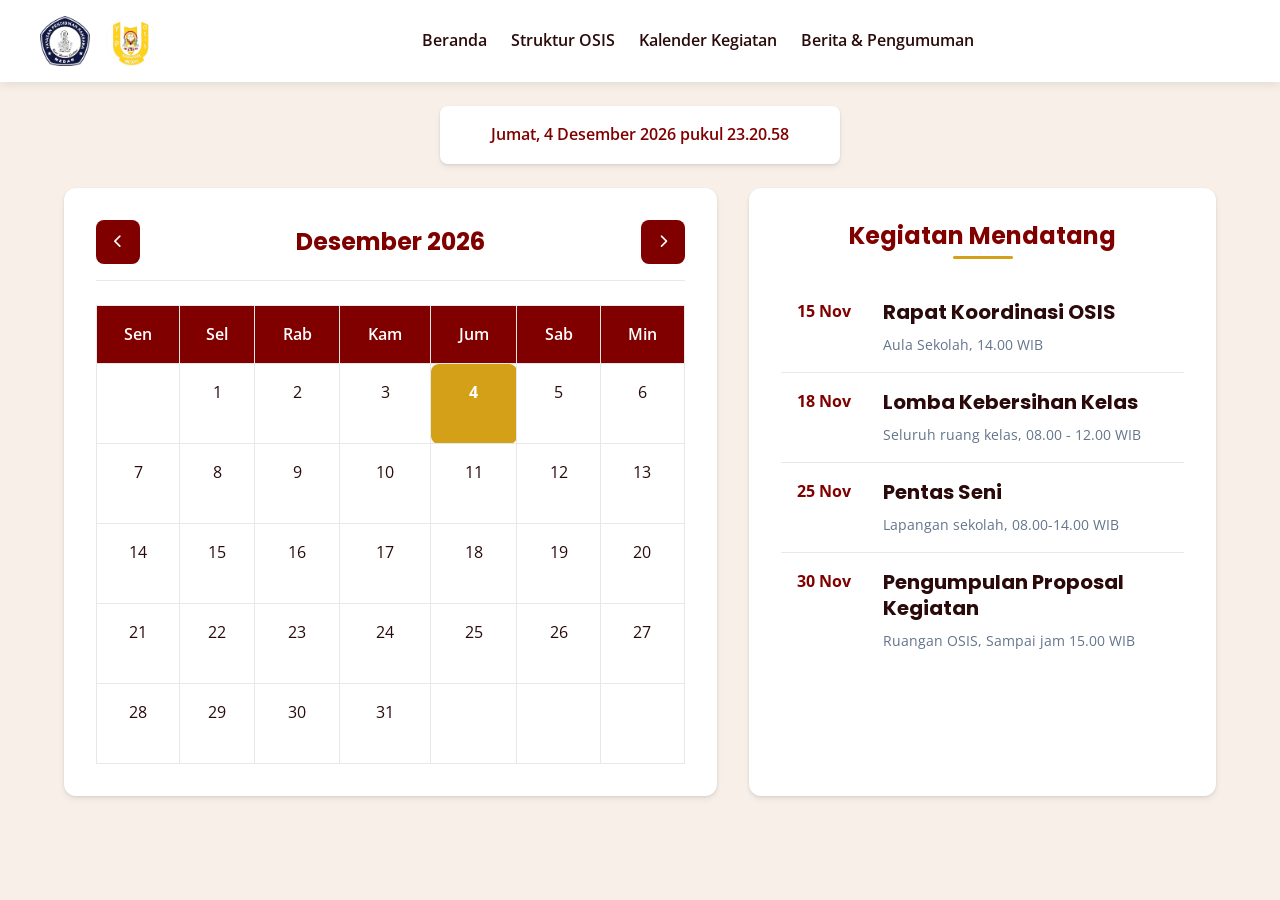
<file: kalender.html>
<!DOCTYPE html>
<html lang="id">
<head>
  <meta charset="UTF-8">
  <meta name="viewport" content="width=device-width, initial-scale=1.0">
  <title>Kalender Kegiatan OSIS</title>
  <!-- Fonts & Icons -->
  <link href="https://fonts.googleapis.com/css2?family=Poppins:wght@400;600;700&family=Open+Sans:wght@400;600&display=swap" rel="stylesheet">
  <link rel="stylesheet" href="https://cdnjs.cloudflare.com/ajax/libs/font-awesome/6.0.0-beta3/css/all.min.css">

  <style>
    /* ================================
       CSS RESET & BASE VARIABLES
    =================================*/
    :root {
        /* Warna utama (Maroon Theme) */
        --primary: #800000;      /* Base Maroon */
        --primary-light: #a33333; /* Light Maroon */
        --secondary: #5a0000;    /* Darker Maroon */
        --accent: #d4a017;       /* Goldenrod (untuk aksen/kontras) */
        --accent-dark: #b38614;  /* Darker Goldenrod */
        
        /* Warna tambahan */
        --light: #f8f0e8;        /* Cream light untuk background */
        --light-gray: #e8e8e8;   /* Light gray untuk borders */
        --dark: #2a0a0a;         /* Dark reddish-black untuk teks utama */
        --gray: #64748b;         /* Gray untuk teks sekunder */
        --success: #228B22;      /* Hijau untuk status sukses */
        --danger: #CC0000;       /* Merah untuk status penting/peringatan */
        
        /* Font keluarga */
        --font-heading: 'Poppins', sans-serif;
        --font-body: 'Open Sans', sans-serif;
        
        /* Transition untuk animasi */
        --transition: all 0.3s ease;
        
        /* Border radius */
        --radius-sm: 0.25rem;
        --radius: 0.5rem;
        --radius-lg: 0.75rem;
        --radius-xl: 1rem;
        
        /* Spacing */
        --space-xs: 0.5rem;
        --space-sm: 1rem;
        --space-md: 1.5rem;
        --space-lg: 2rem;
        --space-xl: 3rem;
        --space-xxl: 4rem;
        
        /* Shadows */
        --shadow-sm: 0 1px 2px rgba(0, 0, 0, 0.05);
        --shadow: 0 4px 6px rgba(0, 0, 0, 0.05), 0 1px 3px rgba(0, 0, 0, 0.1);
        --shadow-md: 0 10px 15px rgba(0, 0, 0, 0.05), 0 4px 6px rgba(0, 0, 0, 0.05);
        --shadow-lg: 0 20px 25px rgba(0, 0, 0, 0.05), 0 10px 10px rgba(0, 0, 0, 0.04);
    }

    /* Reset global */
    * {
        margin: 0;
        padding: 0;
        box-sizing: border-box;
    }

    /* Animasi fade in untuk halaman */
    @keyframes fadeIn {
        from { opacity: 0; transform: translateY(20px); }
        to { opacity: 1; transform: translateY(0); }
    }

    /* ================================
       BASE STYLES
    =================================*/
    html {
        scroll-behavior: smooth;
    }
    
    body {
        font-family: var(--font-body);
        line-height: 1.6;
        color: var(--dark);
        background-color: var(--light);
        animation: fadeIn 0.8s ease-out;
    }

    h1, h2, h3, h4 {
        font-family: var(--font-heading);
        font-weight: 700;
        line-height: 1.3;
    }

    h1 { font-size: 2.5rem; margin-bottom: var(--space-md); }
    h2 { font-size: 2rem; margin-bottom: var(--space-md); }
    h3 { font-size: 1.5rem; margin-bottom: var(--space-sm); }
    h4 { font-size: 1.25rem; margin-bottom: var(--space-xs); }

    a {
        text-decoration: none;
        color: inherit;
        transition: var(--transition);
    }

    img {
        max-width: 100%;
        height: auto;
        display: block;
    }

    .container {
        width: 100%;
        max-width: 1200px;
        margin: 0 auto;
        padding: 0 var(--space-md);
    }

    .section {
        padding: var(--space-xl) 0;
        opacity: 0;
        transform: translateY(20px);
        transition: opacity 0.6s ease, transform 0.6s ease;
    }

    .section.visible {
        opacity: 1;
        transform: translateY(0);
    }

    .section__title {
        text-align: center;
        margin-bottom: var(--space-xl);
        position: relative;
    }

    /* Garis aksen di bawah judul */
    .section__title::after {
        content: '';
        display: block;
        width: 80px;
        height: 4px;
        background-color: var(--accent);
        margin: var(--space-sm) auto 0;
        border-radius: 2px;
    }

    .btn {
        display: inline-flex;
        align-items: center;
        justify-content: center;
        padding: 0.75rem 1.5rem;
        border-radius: 50px;
        font-weight: 600;
        transition: var(--transition);
        cursor: pointer;
        min-height: 44px;
        min-width: 44px;
        border: none;
        gap: 0.5rem;
    }

    .btn--primary {
        background-color: white;
        color: var(--primary);
        box-shadow: var(--shadow);
    }

    .btn--primary:hover {
        transform: translateY(-3px);
        box-shadow: var(--shadow-md);
    }

    .text-center {
        text-align: center;
    }

    /* ================================
       HEADER
    =================================*/
    .header {
        position: sticky;
        top: 0;
        background-color: white;
        box-shadow: 0 2px 10px rgba(0, 0, 0, 0.1);
        z-index: 1000;
    }

    .header__container {
        display: flex;
        justify-content: space-between;
        align-items: center;
        padding: var(--space-sm) 0;
        position: relative;
    }

    .header__logo-container {
        display: flex;
        align-items: center;
        gap: var(--space-sm);
    }

    .header__logo {
        height: 50px;
        width: auto;
    }

    /* Navigasi Desktop */
    .nav {
        display: flex;
        gap: var(--space-md);
    }

    .nav__link {
        font-weight: 600;
        transition: var(--transition);
        position: relative;
        padding: 0.5rem 0;
    }

    .nav__link:hover { 
        color: var(--primary); 
    }

    /* Underline animasi di hover */
    .nav__link::after {
        content: '';
        position: absolute;
        bottom: -5px;
        left: 0;
        width: 0;
        height: 2px;
        background-color: var(--primary);
        transition: width 0.3s;
    }

    .nav__link:hover::after {
        width: 100%;
    }

    /* Tombol menu mobile */
    .mobile-menu-btn {
        display: none;
        background: none;
        border: none;
        font-size: 1.5rem;
        cursor: pointer;
        z-index: 1001;
        width: 44px;
        height: 44px;
        justify-content: center;
        align-items: center;
        color: var(--dark);
    }

    /* ================================
       MOBILE NAVIGATION (SIDEBAR)
    =================================*/
    @media (max-width: 768px) {
        .mobile-menu-btn {
            display: flex;
        }
        
        .nav {
            position: fixed;
            top: 0;
            right: -100%;
            width: 80%;
            max-width: 300px;
            height: 100vh;
            background-color: white;
            flex-direction: column;
            align-items: flex-start;
            padding: 5rem var(--space-md) var(--space-md);
            box-shadow: -5px 0 15px rgba(0,0,0,0.1);
            transition: right 0.3s ease;
            z-index: 999;
        }
        
        .nav.active { 
            right: 0; 
        }
        
        .nav__link {
            padding: var(--space-sm) 0;
            width: 100%;
            border-bottom: 1px solid var(--light-gray);
            font-size: 1.1rem;
        }
        
        /* Overlay ketika menu aktif */
        .nav-overlay {
            position: fixed;
            top: 0;
            left: 0;
            width: 100%;
            height: 100%;
            background-color: rgba(0, 0, 0, 0.5);
            z-index: 998;
            opacity: 0;
            visibility: hidden;
            transition: var(--transition);
        }
        
        .nav-overlay.active {
            opacity: 1;
            visibility: visible;
        }
    }

    /* ================================
       CLOCK STYLES
    =================================*/
    .clock {
        text-align: center;
        margin: var(--space-md) 0;
        font-weight: 600;
        color: var(--primary);
        background-color: white;
        padding: var(--space-sm);
        border-radius: var(--radius);
        box-shadow: var(--shadow);
        max-width: 400px;
        margin-left: auto;
        margin-right: auto;
    }

    /* ================================
       CALENDAR LAYOUT
    =================================*/
    .calendar-layout {
        display: grid;
        grid-template-columns: 1fr;
        gap: var(--space-lg);
        margin: var(--space-md) auto;
        max-width: 1400px;
    }
    
    @media (min-width: 992px) {
        .calendar-layout {
            grid-template-columns: 7fr 5fr;
            align-items: start;
        }
    }

    /* ================================
       CALENDAR STYLES
    =================================*/
    .calendar-container {
        background: #fff;
        padding: var(--space-lg);
        border-radius: var(--radius-lg);
        box-shadow: var(--shadow);
        animation: fadeIn 0.8s ease-out;
        width: 100%;
        overflow: auto;
    }
    
    .calendar-header {
        display: flex;
        justify-content: space-between;
        align-items: center;
        margin-bottom: var(--space-md);
        padding-bottom: var(--space-sm);
        border-bottom: 1px solid var(--light-gray);
    }
    
    .calendar-header h2 {
        margin-bottom: 0;
        color: var(--primary);
        font-size: 1.5rem;
    }
    
    .calendar-header button {
        background: var(--primary);
        color: #fff;
        border: none;
        padding: var(--space-xs) var(--space-sm);
        border-radius: var(--radius);
        cursor: pointer;
        transition: var(--transition);
        display: flex;
        align-items: center;
        justify-content: center;
        min-height: 44px;
        min-width: 44px;
    }
    
    .calendar-header button:hover {
        background: var(--primary-light);
        transform: translateY(-2px);
    }
    
    table {
        width: 100%;
        border-collapse: collapse;
        min-width: 500px;
    }
    
    th, td {
        text-align: center;
        padding: var(--space-sm);
        border: 1px solid var(--light-gray);
        transition: var(--transition);
    }
    
    th {
        background-color: var(--primary);
        color: white;
        font-weight: 600;
        padding: var(--space-sm);
    }
    
    td {
        height: 80px;
        vertical-align: top;
        cursor: pointer;
        position: relative;
    }
    
    td:hover {
        background-color: rgba(128, 0, 0, 0.05);
    }
    
    td.today {
        background: var(--accent);
        color: #fff;
        font-weight: bold;
        border-radius: var(--radius);
    }
    
    td.has-event::after {
        content: '';
        position: absolute;
        bottom: 5px;
        left: 50%;
        transform: translateX(-50%);
        width: 6px;
        height: 6px;
        background-color: var(--primary);
        border-radius: 50%;
    }
    
    td.has-event:hover::after {
        background-color: white;
    }
    
    /* ================================
       EVENTS LIST STYLES
    =================================*/
    .events-container {
        background: #fff;
        padding: var(--space-lg);
        border-radius: var(--radius-lg);
        box-shadow: var(--shadow);
        animation: fadeIn 0.8s ease-out;
        height: 100%;
    }
    
    .events-container h3 {
        margin-bottom: var(--space-md);
        color: var(--primary);
        text-align: center;
        position: relative;
        padding-bottom: var(--space-xs);
    }
    
    .events-container h3::after {
        content: '';
        position: absolute;
        bottom: 0;
        left: 50%;
        transform: translateX(-50%);
        width: 60px;
        height: 3px;
        background-color: var(--accent);
        border-radius: 2px;
    }
    
    .events-list {
        list-style: none;
    }
    
    .events-list li {
        display: flex;
        gap: var(--space-sm);
        padding: var(--space-sm);
        border-bottom: 1px solid var(--light-gray);
        cursor: pointer;
        transition: var(--transition);
    }
    
    .events-list li:hover {
        background-color: rgba(128, 0, 0, 0.05);
        transform: translateX(5px);
    }
    
    .events-list li:last-child {
        border-bottom: none;
    }
    
    .event-date {
        font-weight: bold;
        color: var(--primary);
        width: 70px;
        flex-shrink: 0;
    }
    
    .event-details h4 {
        margin-bottom: var(--space-xs);
        color: var(--dark);
    }
    
    .event-details p {
        color: var(--gray);
        font-size: 0.9rem;
    }

    /* ================================
       MODAL STYLES
    =================================*/
    .modal {
        display: none;
        position: fixed;
        top: 0;
        left: 0;
        width: 100%;
        height: 100%;
        background: rgba(0, 0, 0, 0.5);
        z-index: 2000;
        justify-content: center;
        align-items: center;
        padding: var(--space-md);
        animation: fadeIn 0.3s ease;
    }
    
    .modal-content {
        background: #fff;
        padding: var(--space-lg);
        border-radius: var(--radius-lg);
        max-width: 600px;
        width: 100%;
        position: relative;
        box-shadow: var(--shadow-lg);
        max-height: 90vh;
        overflow-y: auto;
    }
    
    .close-modal {
        position: absolute;
        top: var(--space-sm);
        right: var(--space-sm);
        font-size: 1.5rem;
        cursor: pointer;
        width: 30px;
        height: 30px;
        display: flex;
        align-items: center;
        justify-content: center;
        color: var(--gray);
        transition: var(--transition);
    }
    
    .close-modal:hover {
        color: var(--danger);
        transform: rotate(90deg);
    }
    
    .modal-content h2 {
        color: var(--primary);
        margin-bottom: var(--space-md);
        padding-right: var(--space-lg);
    }
    
    .modal-content p {
        margin-bottom: var(--space-sm);
        display: flex;
    }
    
    .modal-content p strong {
        min-width: 140px;
        color: var(--dark);
    }
    
    .modal-content p span {
        color: var(--gray);
    }
    
    .modal-content h4 {
        margin-top: var(--space-md);
        margin-bottom: var(--space-sm);
        color: var(--primary);
    }
    
    .modal-preparations {
        list-style: none;
        padding-left: var(--space-sm);
    }
    
    .modal-preparations li {
        margin-bottom: var(--space-xs);
        padding-left: var(--space-sm);
        position: relative;
    }
    
    .modal-preparations li::before {
        content: '•';
        color: var(--accent);
        font-weight: bold;
        position: absolute;
        left: 0;
    }
    
    .modal-actions {
        margin-top: var(--space-lg);
        display: flex;
        gap: var(--space-sm);
    }
    
    .modal-actions button {
        flex: 1;
        padding: var(--space-sm);
        border: none;
        border-radius: var(--radius);
        cursor: pointer;
        font-weight: 600;
        transition: var(--transition);
        display: flex;
        align-items: center;
        justify-content: center;
        gap: var(--space-xs);
        min-height: 44px;
    }
    
    .modal-actions button:hover {
        transform: translateY(-3px);
        box-shadow: var(--shadow-md);
    }
    
    .share-btn {
        background: var(--accent);
        color: #fff;
    }
    
    .share-btn:hover {
        background: var(--accent-dark);
    }
    
    .reminder-btn {
        background: var(--success);
        color: #fff;
    }
    
    .reminder-btn:hover {
        background: #1a701a;
    }

    /* ================================
       RESPONSIVE BREAKPOINTS
    =================================*/
    /* Tablet screens (max 768px) */
    @media (max-width: 768px) {
        .header__logo {
            height: 40px;
        }
        
        .calendar-container, .events-container {
            padding: var(--space-md);
        }
        
        th, td {
            padding: var(--space-xs);
            height: 60px;
            font-size: 0.9rem;
        }
        
        .events-list li {
            flex-direction: column;
            gap: var(--space-xs);
        }
        
        .event-date {
            width: 100%;
        }
        
        .modal-content {
            padding: var(--space-md);
        }
        
        .modal-content p {
            flex-direction: column;
            gap: var(--space-xs);
        }
        
        .modal-content p strong {
            min-width: auto;
        }
        
        .modal-actions {
            flex-direction: column;
        }
    }

    /* Small screens (max 576px) */
    @media (max-width: 576px) {
        .calendar-header {
            flex-direction: column;
            gap: var(--space-sm);
            text-align: center;
        }
        
        .calendar-header h2 {
            order: -1;
        }
        
        th, td {
            padding: 0.25rem;
            height: 50px;
            font-size: 0.8rem;
        }
        
        td.has-event::after {
            width: 4px;
            height: 4px;
            bottom: 3px;
        }
        
        table {
            min-width: 400px;
        }
    }

    /* ================================
       ANIMATIONS & ACCESSIBILITY
    =================================*/
    /* Focus styles untuk aksesibilitas */
    a:focus-visible,
    button:focus-visible {
        outline: 2px solid var(--accent);
        outline-offset: 2px;
    }

    /* High contrast mode */
    @media (prefers-contrast: high) {
        :root {
            --primary: #0044cc;
            --secondary: #002b80;
            --accent: #c57600;
        }
    }

    /* Reduced motion preference */
    @media (prefers-reduced-motion: reduce) {
        * {
            animation-duration: 0.01ms !important;
            animation-iteration-count: 1 !important;
            transition-duration: 0.01ms !important;
            scroll-behavior: auto !important;
        }
        
        .section {
            opacity: 1;
            transform: none;
        }
    }
    /* ================================
   IMPROVED MOBILE CALENDAR CONTROLS
   ================================ */
@media (max-width: 576px) {
    .calendar-header {
        flex-direction: row !important; /* Tetap horizontal pada mobile */
        gap: var(--space-xs);
        padding: 0 var(--space-xs) var(--space-sm);
    }
    
    .calendar-header h2 {
        font-size: 1.2rem;
        margin: 0;
        flex-grow: 1;
        text-align: center;
        order: 2; /* Judul di tengah */
    }
    
    .calendar-header button {
        padding: var(--space-xs);
        min-height: 36px;
        min-width: 36px;
        order: 1; /* Tombol kiri */
        font-size: 0.9rem;
    }
    
    #next-month {
        order: 3; /* Tombol kanan */
    }
    
    /* Perbaikan tabel kalender */
    table {
        min-width: 100%;
    }
    
    th, td {
        padding: 0.2rem;
        height: 40px;
        font-size: 0.8rem;
    }
    
    /* Perbaikan ukuran indikator event */
    td.has-event::after {
        width: 5px;
        height: 5px;
        bottom: 2px;
    }
}

/* Perbaikan tambahan untuk tablet */
@media (max-width: 768px) {
    .calendar-header {
        padding: 0 var(--space-sm) var(--space-sm);
    }
    
    .calendar-header button {
        min-height: 40px;
        min-width: 40px;
    }
}
  </style>
</head>
<body>
  <!-- Header -->
  <header class="header">
    <div class="container header__container">
      <div class="header__logo-container">
        <img src="foto/logo-sekolah.png" alt="Logo Sekolah" class="header__logo">
        <img src="foto/logo-osis.png" alt="Logo OSIS" class="header__logo">
      </div>
      <nav class="nav">
        <a href="index.html" class="nav__link">Beranda</a>
        <a href="struktur.html" class="nav__link">Struktur OSIS</a>
        <a href="kalender.html" class="nav__link">Kalender Kegiatan</a>
        <a href="news.html" class="nav__link">Berita & Pengumuman</a>
      </nav>
      <button class="mobile-menu-btn" aria-label="Toggle mobile menu">☰</button>
      <div class="nav-overlay"></div>
    </div>
  </header>

  <main class="container">
    <div class="clock">
      <p id="current-datetime"></p>
    </div>

    <div class="calendar-layout">
      <div class="calendar-container">
        <div class="calendar-header">
          <button id="prev-month"><i class="fas fa-chevron-left"></i></button>
          <h2 id="current-month-year"></h2>
          <button id="next-month"><i class="fas fa-chevron-right"></i></button>
        </div>
        <div style="overflow-x: auto;">
          <table>
            <tbody id="calendar-table"></tbody>
          </table>
        </div>
      </div>

      <div class="events-container">
        <h3>Kegiatan Mendatang</h3>
        <ul id="events-list" class="events-list"></ul>
      </div>
    </div>
  </main>

  <!-- Modal -->
  <div id="event-modal" class="modal">
    <div class="modal-content">
      <span class="close-modal">&times;</span>
      <h2 id="modal-title"></h2>
      <p><strong>Tanggal:</strong> <span id="modal-date"></span></p>
      <p><strong>Waktu:</strong> <span id="modal-time"></span></p>
      <p><strong>Lokasi:</strong> <span id="modal-location"></span></p>
      <p><strong>Penanggung Jawab:</strong> <span id="modal-person"></span></p>
      <p id="modal-description"></p>
      <h4>Persiapan:</h4>
      <ul id="modal-preparations" class="modal-preparations"></ul>
      <div class="modal-actions">
        <button class="share-btn"><i class="fas fa-share-alt"></i> Bagikan</button>
        <button class="reminder-btn"><i class="fas fa-bell"></i> Ingatkan</button>
      </div>
    </div>
  </div>

  <script>
    // Real-time clock
    function updateDateTime() {
      const now = new Date();
      const options = { 
        weekday: 'long', 
        year: 'numeric', 
        month: 'long', 
        day: 'numeric',
        hour: '2-digit', 
        minute: '2-digit', 
        second: '2-digit' 
      };
      document.getElementById('current-datetime').textContent = now.toLocaleDateString('id-ID', options);
    }
    setInterval(updateDateTime, 1000);
    updateDateTime();

    // Calendar Data
    let currentDate = new Date();
    let currentMonth = currentDate.getMonth();
    let currentYear = currentDate.getFullYear();

    const events = [
      { 
        id: 1, 
        date: '15 Nov', 
        title: 'Rapat Koordinasi OSIS', 
        time: '14.00 WIB',
        location: 'Aula Sekolah', 
        person: 'Ketua OSIS',
        description: 'Rapat koordinasi bulanan untuk membahas program kerja dan evaluasi.',
        preparations: ['Membawa proposal kegiatan', 'Menyiapkan laporan kegiatan', 'Membawa alat tulis'] 
      },
      { 
        id: 2, 
        date: '18 Nov', 
        title: 'Lomba Kebersihan Kelas', 
        time: '08.00 - 12.00 WIB',
        location: 'Seluruh ruang kelas', 
        person: 'Seksi Kebersihan',
        description: 'Lomba kebersihan kelas antar kelas dengan penilaian juri OSIS dan guru.',
        preparations: ['Menyiapkan peralatan kebersihan', 'Koordinasi dengan wali kelas', 'Menyiapkan hadiah'] 
      },
      { 
        id: 3, 
        date: '25 Nov', 
        title: 'Pentas Seni', 
        time: '08.00-14.00 WIB',
        location: 'Lapangan sekolah', 
        person: 'Seksi Seni & Budaya',
        description: 'Pentas seni tahunan dengan pertunjukan musik, tari, drama, dan pameran.',
        preparations: ['Latihan rutin peserta', 'Siapkan panggung & sound system', 'Undangan untuk orang tua'] 
      },
      { 
        id: 4, 
        date: '30 Nov', 
        title: 'Pengumpulan Proposal Kegiatan', 
        time: 'Sampai jam 15.00 WIB',
        location: 'Ruangan OSIS', 
        person: 'Sekretaris OSIS',
        description: 'Batas akhir pengumpulan proposal kegiatan untuk semester depan.',
        preparations: ['Unduh format proposal', 'Konsultasi dengan pembina OSIS', 'Print proposal rangkap 2'] 
      }
    ];

    function generateCalendar(month, year) {
      const calendarTable = document.getElementById('calendar-table');
      const monthYearDisplay = document.getElementById('current-month-year');
      calendarTable.innerHTML = '';
      
      const monthNames = [
        "Januari", "Februari", "Maret", "April", "Mei", "Juni", 
        "Juli", "Agustus", "September", "Oktober", "November", "Desember"
      ];
      
      monthYearDisplay.textContent = `${monthNames[month]} ${year}`;
      
      const dayNames = ["Sen", "Sel", "Rab", "Kam", "Jum", "Sab", "Min"];
      const headerRow = document.createElement('tr');
      
      dayNames.forEach(day => { 
        const th = document.createElement('th'); 
        th.textContent = day; 
        headerRow.appendChild(th); 
      });
      
      calendarTable.appendChild(headerRow);

      const daysInMonth = new Date(year, month + 1, 0).getDate();
      const firstDay = new Date(year, month, 1).getDay();
      const adjustedFirstDay = firstDay === 0 ? 6 : firstDay - 1;
      
      let date = 1;
      
      for (let i = 0; i < 6; i++) {
        if (date > daysInMonth) break;
        
        const row = document.createElement('tr');
        
        for (let j = 0; j < 7; j++) {
          const cell = document.createElement('td');
          
          if (i === 0 && j < adjustedFirstDay) {
            cell.textContent = '';
          } else if (date > daysInMonth) {
            cell.textContent = '';
          } else {
            cell.textContent = date;
            const today = new Date();
            
            if (date === today.getDate() && month === today.getMonth() && year === today.getFullYear()) {
              cell.classList.add('today');
            }
            
            const eventDate = `${date} ${monthNames[month].substring(0, 3)}`;
            const event = events.find(e => e.date === eventDate);
            
            if (event) { 
              cell.classList.add('has-event'); 
              cell.setAttribute('data-event-id', event.id); 
            }
            
            date++;
          }
          
          row.appendChild(cell);
        }
        
        calendarTable.appendChild(row);
      }
      
      // Trigger section animation
      const sections = document.querySelectorAll('.section');
      sections.forEach(section => {
        if (isElementInViewport(section)) {
          section.classList.add('visible');
        }
      });
    }

    function renderEventsList() {
      const list = document.getElementById('events-list');
      list.innerHTML = '';
      
      events.forEach(event => {
        const li = document.createElement('li');
        li.innerHTML = `
          <div class="event-date">${event.date}</div>
          <div class="event-details">
            <h4>${event.title}</h4>
            <p>${event.location}, ${event.time}</p>
          </div>
        `;
        
        li.addEventListener('click', () => openModal(event));
        list.appendChild(li);
      });
    }

    document.getElementById('prev-month').addEventListener('click', () => {
      currentMonth--;
      
      if (currentMonth < 0) {
        currentMonth = 11;
        currentYear--;
      }
      
      generateCalendar(currentMonth, currentYear);
    });
    
    document.getElementById('next-month').addEventListener('click', () => {
      currentMonth++;
      
      if (currentMonth > 11) {
        currentMonth = 0;
        currentYear++;
      }
      
      generateCalendar(currentMonth, currentYear);
    });

    function openModal(event) {
      document.getElementById('modal-title').textContent = event.title;
      document.getElementById('modal-date').textContent = `${event.date} ${currentYear}`;
      document.getElementById('modal-time').textContent = event.time;
      document.getElementById('modal-location').textContent = event.location;
      document.getElementById('modal-person').textContent = event.person;
      document.getElementById('modal-description').textContent = event.description;
      
      const list = document.getElementById('modal-preparations');
      list.innerHTML = '';
      
      event.preparations.forEach(prep => {
        const li = document.createElement('li');
        li.textContent = prep;
        list.appendChild(li);
      });
      
      document.getElementById('event-modal').style.display = 'flex';
    }

    document.querySelector('.close-modal').addEventListener('click', () => {
      document.getElementById('event-modal').style.display = 'none';
    });
    
    document.querySelector('.share-btn').addEventListener('click', () => {
      alert('Fitur berbagi akan membuka pilihan platform sosial media.');
    });
    
    document.querySelector('.reminder-btn').addEventListener('click', () => {
      alert('Pengingat telah ditambahkan ke kalender Anda!');
    });

    // Initialize calendar and events
    generateCalendar(currentMonth, currentYear);
    renderEventsList();

    // Event delegation for calendar cells
    document.addEventListener('click', e => {
      if (e.target.classList.contains('has-event')) {
        const id = parseInt(e.target.getAttribute('data-event-id'));
        const event = events.find(ev => ev.id === id);
        
        if (event) openModal(event);
      }
    });

    // Mobile menu functionality
    const mobileMenuBtn = document.querySelector('.mobile-menu-btn');
    const nav = document.querySelector('.nav');
    const overlay = document.querySelector('.nav-overlay');
    const body = document.body;
    
    if (mobileMenuBtn && nav) {
      mobileMenuBtn.addEventListener('click', (e) => {
        e.stopPropagation();
        toggleMobileMenu();
      });
      
      if (overlay) {
        overlay.addEventListener('click', () => {
          closeMobileMenu();
        });
      }
      
      // Close menu when clicking on a link
      nav.addEventListener('click', (e) => {
        if (e.target.tagName === 'A') {
          closeMobileMenu();
        }
      });
      
      function toggleMobileMenu() {
        nav.classList.toggle('active');
        
        if (overlay) {
          overlay.classList.toggle('active');
        }
        
        mobileMenuBtn.innerHTML = nav.classList.contains('active') ? '✕' : '☰';
        
        // Prevent body scroll when menu is open
        if (nav.classList.contains('active')) {
          body.style.overflow = 'hidden';
        } else {
          body.style.overflow = '';
        }
      }
      
      function closeMobileMenu() {
        if (nav.classList.contains('active')) {
          nav.classList.remove('active');
          
          if (overlay) {
            overlay.classList.remove('active');
          }
          
          mobileMenuBtn.innerHTML = '☰';
          body.style.overflow = '';
        }
      }
    }

    // Function to check if element is in viewport for animations
    function isElementInViewport(el) {
      const rect = el.getBoundingClientRect();
      return (
        rect.top <= (window.innerHeight || document.documentElement.clientHeight) * 0.9 &&
        rect.bottom >= 0
      );
    }

    // Handle scroll animation for sections
    function handleScrollAnimation() {
      const sections = document.querySelectorAll('.section');
      
      sections.forEach(section => {
        if (isElementInViewport(section)) {
          section.classList.add('visible');
        }
      });
    }
    
    window.addEventListener('scroll', handleScrollAnimation);
    window.addEventListener('load', handleScrollAnimation);
    handleScrollAnimation();
  </script>
</body>
</html>
</file>
